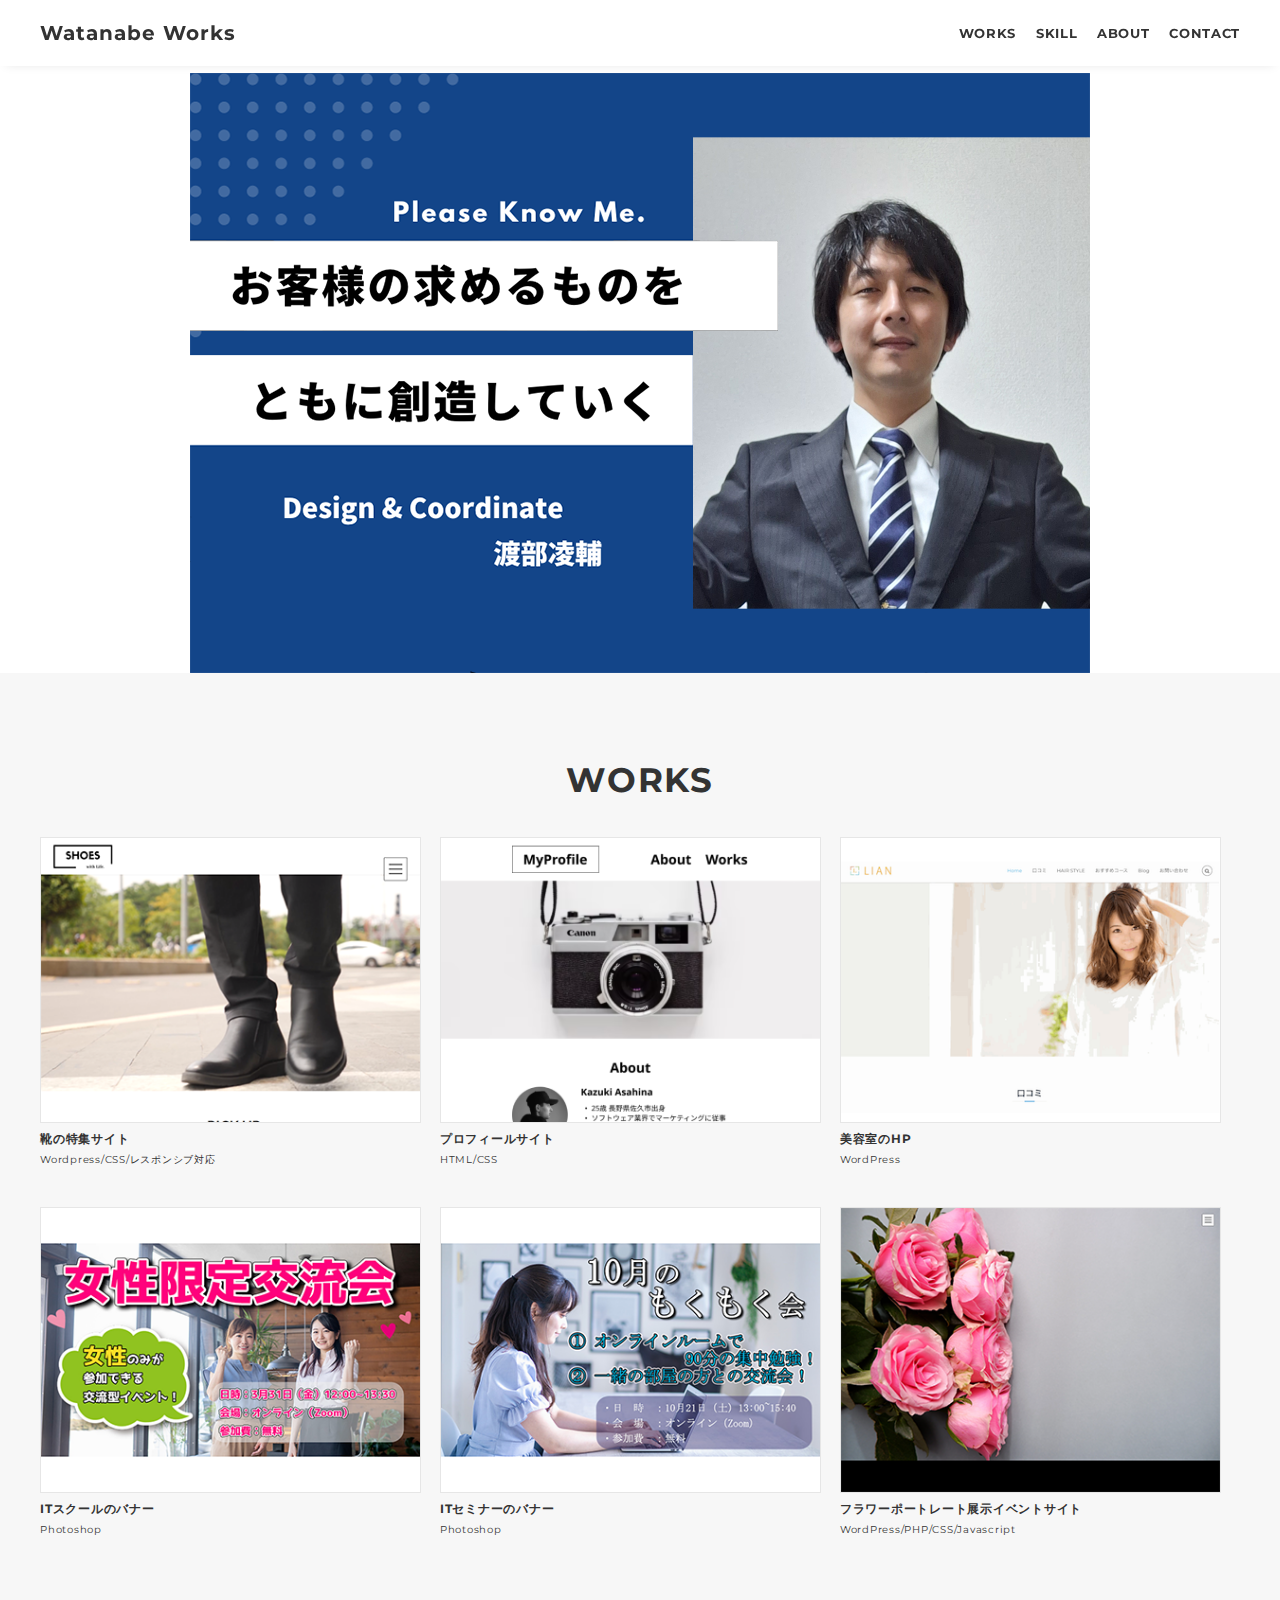
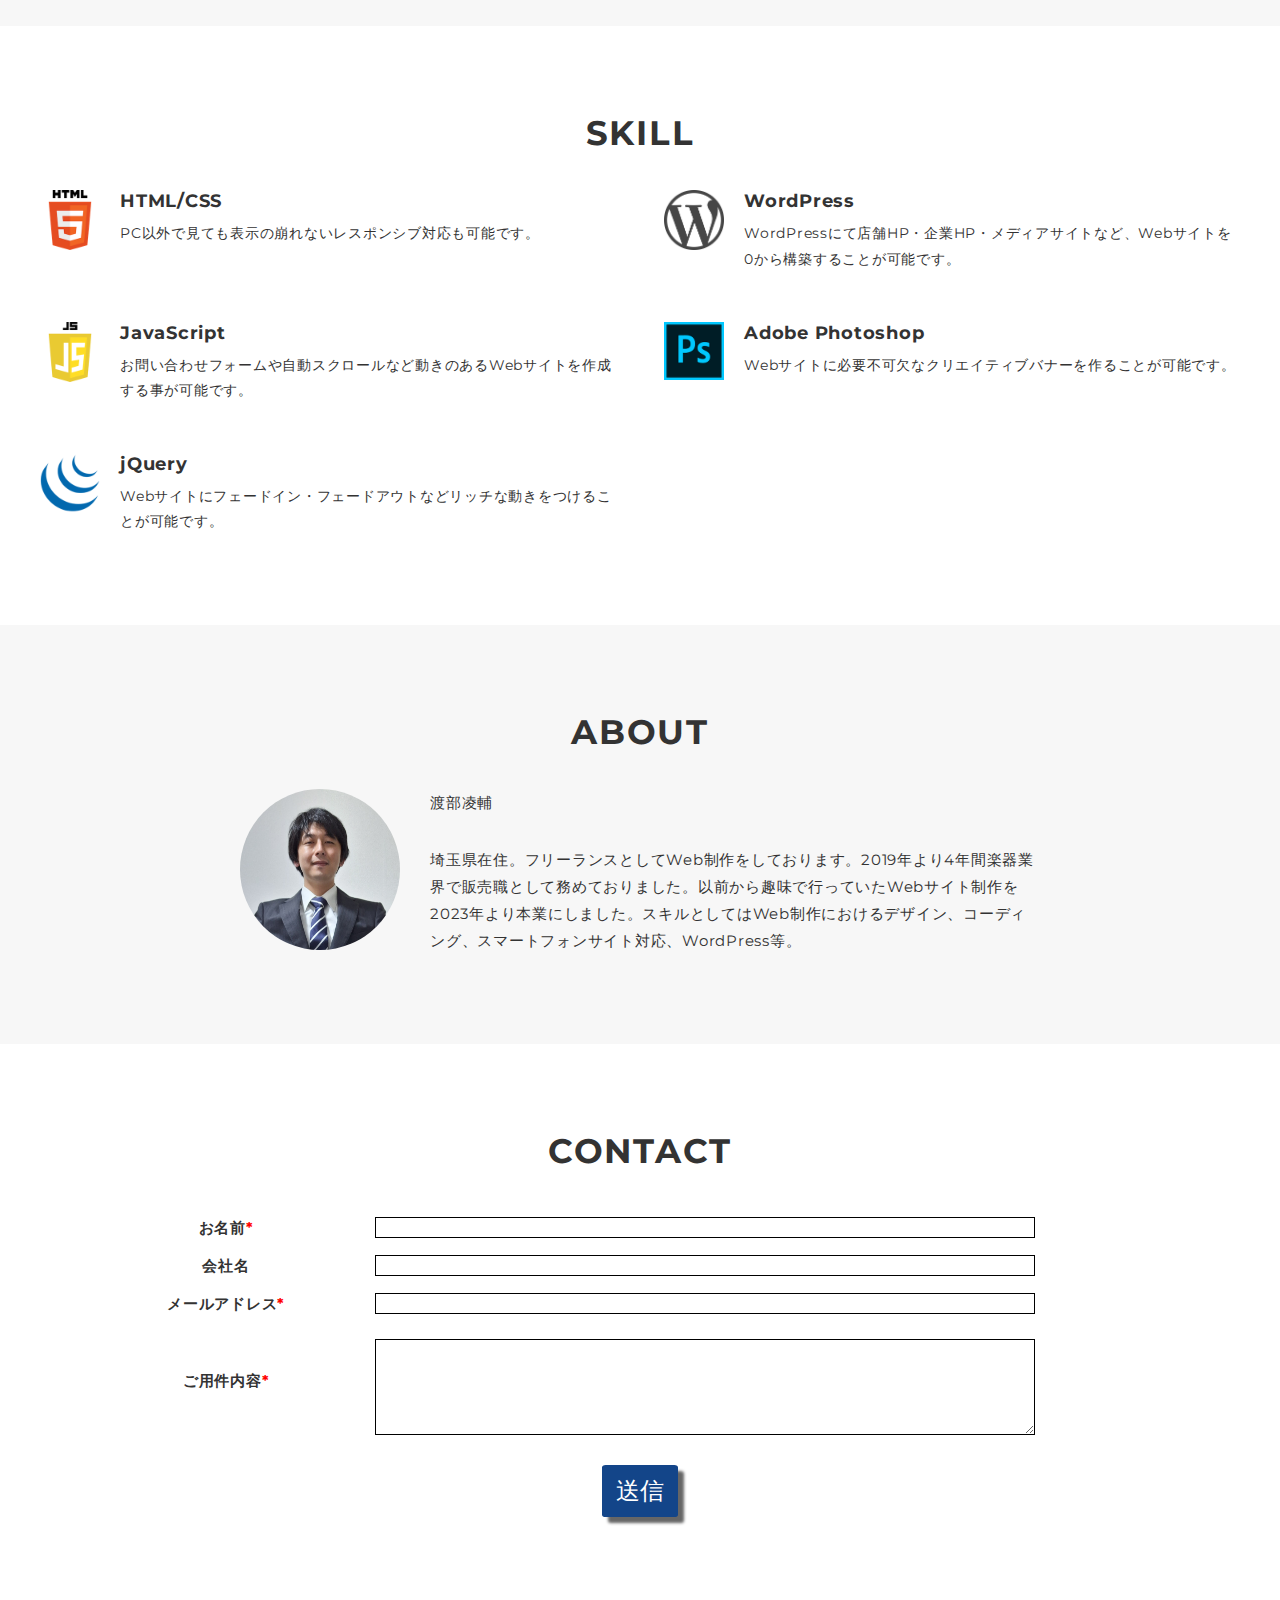
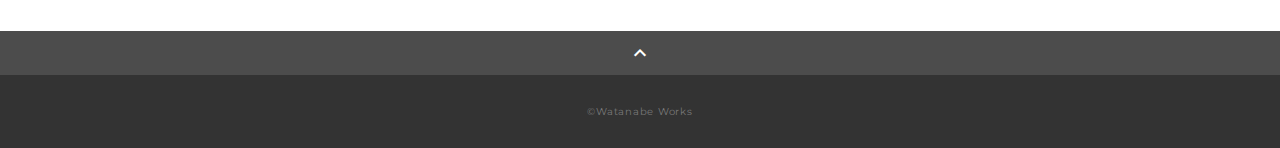
<file: index.html>
<!DOCTYPE html>
<html>
<head>
  <meta charset="utf-8">
  <meta name="viewport" content="width=device-width, initial-scale=1.0, maximum-scale=1.0, minimum-scale=1.0">
  <title>Ryosuke Watanabe ポートフォリオ</title>
  <link rel="preconnect" href="https://fonts.gstatic.com">
  <link href="https://fonts.googleapis.com/css2?family=Montserrat:wght@400;700&display=swap" rel="stylesheet">
  <link href="https://fonts.googleapis.com/css?family=Material+Icons+Outlined" rel="stylesheet">
  <link href="css/ress.css" media="all" rel="stylesheet" type="text/css" />
  <link href="css/style.css" media="all" rel="stylesheet" type="text/css" />
  <link rel="icon" href="img/main_logo.ico">
  <link rel="icon" type="image/png" href="img/main_logo.png">
  <link rel="icon" type="image/gif" href="img/main_logo.gif">
  <link rel="icon" type="image/vnd.microsoft.icon" href="img/main_logo.ico">
  <link rel="shortcut icon" href="img/main_logo.ico">
</head>

<body>
  <div class="wrapper">

    <!-- header -->
    <header class="header ">
      <div class="container">
        <h1 class="header-logo">
          <a href="#">Watanabe Works</a>
        </h1>
        <nav class="gnav">
          <ul class="gnav-list">
            <li class="gnav-item"><a href="#works">WORKS</a></li>
            <li class="gnav-item"><a href="#skill">SKILL</a></li>
            <li class="gnav-item"><a href="#about">ABOUT</a></li>
            <li class="gnav-item"><a href="#contact">CONTACT</a></li>
          </ul>
        </nav>
      </div>
    </header>
    <!-- /header -->

    <main class="content">

      <!-- mv -->
      <div class="mv">
        <div class="mv-container">
          <img src="img/portfolio_main.png" alt="">
        </div>
      </div>
      <!-- /mv -->

      <!-- works -->
      <section class="works section" id="works">
        <div class="container">
          <h2 class="title">WORKS</h2>
          <div class="works-list">
            <a class="works-item" href="works-1.html">
              <div class="works-img"><img src="img/works/works-1.png" alt="" /></div>
              <p class="works-name">靴の特集サイト</p>
              <p class="works-info">Wordpress/CSS/レスポンシブ対応</p>
            </a>
            <a class="works-item" href="works-2.html">
              <div class="works-img"><img src="img/works/html2.png" alt="" /></div>
              <p class="works-name">プロフィールサイト</p>
              <p class="works-info">HTML/CSS</p>
            </a>
            <a class="works-item" href="works-3.html">
              <div class="works-img"><img src="img/works/wordpress1.png" alt="" /></div>
              <p class="works-name">美容室のHP</p>
              <p class="works-info">WordPress</p>
            </a>
            <a class="works-item" href="works-4.html">
              <div class="works-img"><img src="img/works/photoshop1.png" alt="" /></div>
              <p class="works-name">ITスクールのバナー</p>
              <p class="works-info">Photoshop</p>
            </a>
            <a class="works-item" href="works-5.html">
              <div class="works-img"><img src="img/works/photoshop2.png" alt="" /></div>
              <p class="works-name">ITセミナーのバナー</p>
              <p class="works-info">Photoshop</p>
            </a>
            <a class="works-item" href="works-6.html">
              <div class="works-img"><img src="img/works/works-6.png" alt="" /></div>
              <p class="works-name">フラワーポートレート展示イベントサイト</p>
              <p class="works-info">WordPress/PHP/CSS/Javascript</p>
            </a>
          </div>
        </div>
      </section>
      <!-- /works -->

      <!-- skill -->
      <section class="skill section" id="skill">
        <div class="container">
          <h2 class="title">SKILL</h2>
          <div class="skill-list">
            <div class="skill-item">
              <p class="skill-img"><img src="img/skills/html.png" alt="html"></p>
              <div class="skill-body">
                <h3 class="skill-name">HTML/CSS</h3>
                <p class="skill-text">
                  PC以外で見ても表示の崩れないレスポンシブ対応も可能です。</p>
              </div>
            </div>
            <div class="skill-item">
              <p class="skill-img"><img src="img/skills/wordpress.png" alt="wordpress"></p>
              <div class="skill-body">
                <h3 class="skill-name">WordPress</h3>
                <p class="skill-text">
                  WordPressにて店舗HP・企業HP・メディアサイトなど、Webサイトを0から構築することが可能です。</p>
              </div>
            </div>
            <div class="skill-item">
              <p class="skill-img"><img src="img/skills/js.png" alt="javascript"></p>
              <div class="skill-body">
                <h3 class="skill-name">JavaScript</h3>
                <p class="skill-text">
                  お問い合わせフォームや自動スクロールなど動きのあるWebサイトを作成する事が可能です。</p>
              </div>
            </div>
            <div class="skill-item">
              <p class="skill-img"><img src="img/skills/photoshop.png" alt="photoshop"></p>
              <div class="skill-body">
                <h3 class="skill-name">Adobe Photoshop</h3>
                <p class="skill-text">
                  Webサイトに必要不可欠なクリエイティブバナーを作ることが可能です。</p>
              </div>
            </div>
            <div class="skill-item">
              <p class="skill-img"><img src="img/skills/jquery.png" alt="jquery"></p>
              <div class="skill-body">
                <h3 class="skill-name">jQuery</h3>
                <p class="skill-text">
                  Webサイトにフェードイン・フェードアウトなどリッチな動きをつけることが可能です。</p>
              </div>
            </div>
          </div>
        </div>
      </section>
      <!-- /skill -->

      <!-- about -->
      <section class="about section" id="about">
        <div class="container">
          <h2 class="title">ABOUT</h2>
          <div class="profile">
            <p class="profile-img">
              <img src="img/about1.png" alt="about">
            </p>
            <div class="profile-body">
              <p>
                渡部凌輔
              </p>
              <p>
                埼玉県在住。フリーランスとしてWeb制作をしております。2019年より4年間楽器業界で販売職として務めておりました。以前から趣味で行っていたWebサイト制作を2023年より本業にしました。スキルとしてはWeb制作におけるデザイン、コーディング、スマートフォンサイト対応、WordPress等。
              </p>
              
            </div>
          </div>
        </div>
      </section>
      <!-- /about -->

      <!-- contact -->
      <section class="contact section" id="contact">
        <div class="container">
          <h2 class="title">CONTACT</h2>
          <iframe name="to_success" style="display:none;" onload="if(submitted){window.location='success.html';}"></iframe>
          <form method="POST" action="https://docs.google.com/forms/u/0/d/e/1FAIpQLSfkIdDuGIcuk-bF79vDzFbQVBfk5iXyCj4BqXMdGzmzCe0vJw/formResponse" target="to_success" onsubmit="submitted=true;">
        		<table id="contact-form">
        			<tr><th>お名前<span class="required">*</span></th><td><input id="box" class=“single-box q-required” type="text" name="entry.1775205620" required></td></tr>
              <tr><th>会社名</th><td><input id="box" class=“single-box” type="text" name="entry.419154671"></td></tr>
        			<tr><th>メールアドレス<span class="required">*</span></th><td><input id="box" class=“single-box q-required” type="email" name="entry.40825966" required></td></tr>
        			<tr><th>ご用件内容<span class="required">*</span></th><td><textarea id="box" class=“q-required” name="entry.1527588218" required></textarea></td></tr>
        		</table>
        		<input class="submit-btn" type="submit" value="送信">
        	</form>
        </div>
      </section>
      <!-- /contact -->
      <div class="page-top" id="js-page-top">
        <span class="material-icons-outlined">expand_less</span>
      </div>
    </main>

    <!-- footer -->
    <footer class="footer">
      <div class="copyright">&copy;Watanabe Works</div>
    </footer>
    <!-- /footer -->

  </div>
  <script src="https://ajax.googleapis.com/ajax/libs/jquery/3.6.0/jquery.min.js"></script>
  <script type='text/javascript' src="js/script.js"></script>
</body>
</html>
</file>
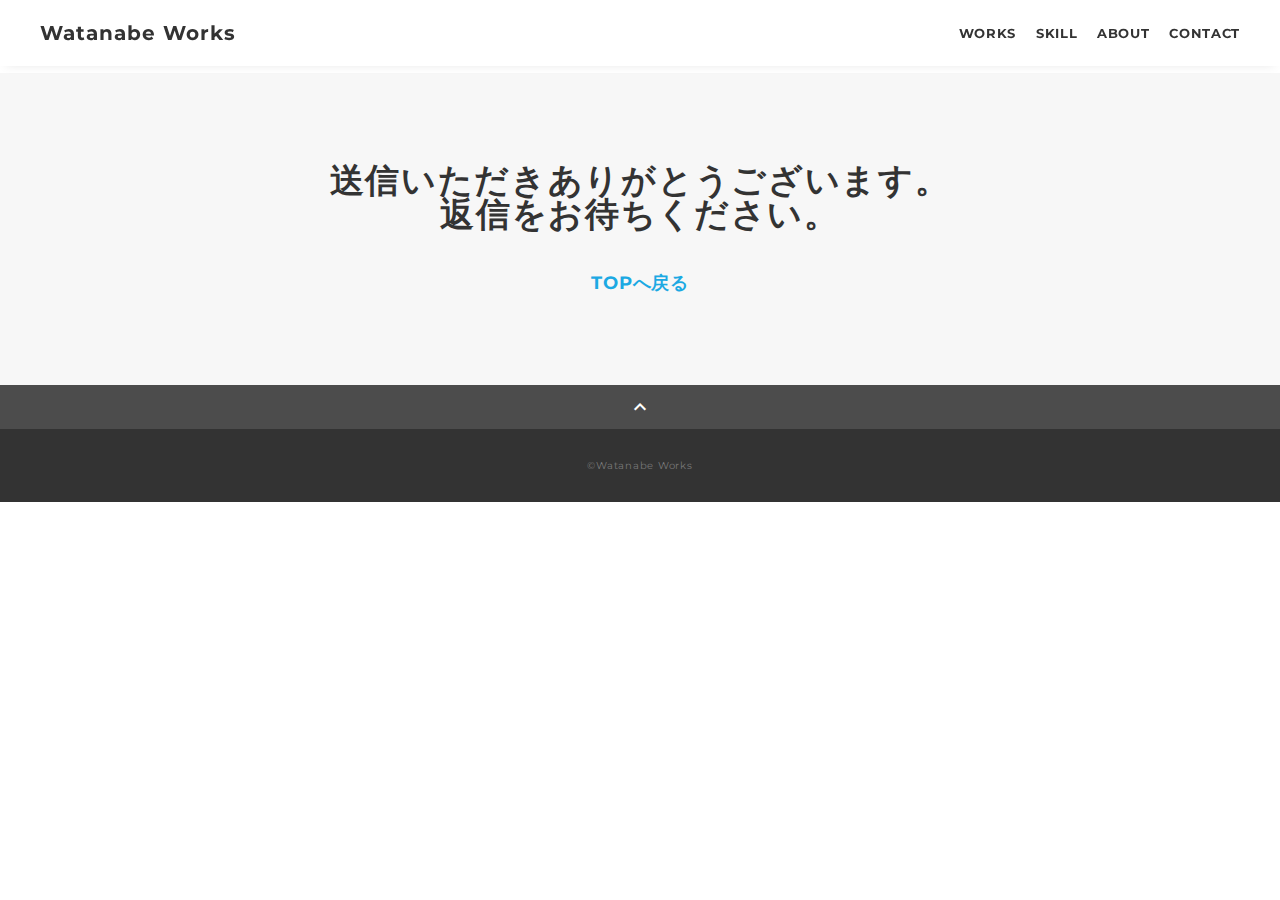
<file: success.html>
<!DOCTYPE html>
<html>
<head>
  <meta charset="utf-8">
  <meta name="viewport" content="width=device-width, initial-scale=1.0, maximum-scale=1.0, minimum-scale=1.0">
  <title>Ryosuke Watanabe ポートフォリオ</title>
  <link rel="preconnect" href="https://fonts.gstatic.com">
  <link href="https://fonts.googleapis.com/css2?family=Montserrat:wght@400;700&display=swap" rel="stylesheet">
  <link href="https://fonts.googleapis.com/css?family=Material+Icons+Outlined" rel="stylesheet">
  <link href="css/ress.css" media="all" rel="stylesheet" type="text/css" />
  <link href="css/style.css" media="all" rel="stylesheet" type="text/css" />
  <link rel="icon" href="img/main_logo.ico">
  <link rel="icon" type="image/png" href="img/main_logo.png">
  <link rel="icon" type="image/gif" href="img/main_logo.gif">
  <link rel="icon" type="image/vnd.microsoft.icon" href="img/main_logo.ico">
  <link rel="shortcut icon" href="img/main_logo.ico">
</head>

<body>
  <div class="wrapper">

    <!-- header -->
    <header class="header ">
      <div class="container">
        <h1 class="header-logo">
          <a href="#">Watanabe Works</a>
        </h1>
        <nav class="gnav">
          <ul class="gnav-list">
            <li class="gnav-item"><a href="#works">WORKS</a></li>
            <li class="gnav-item"><a href="#skill">SKILL</a></li>
            <li class="gnav-item"><a href="#about">ABOUT</a></li>
            <li class="gnav-item"><a href="#contact">CONTACT</a></li>
          </ul>
        </nav>
      </div>
    </header>
    <!-- /header -->

    <main class="content">

      
      <!-- success -->
      <section class="contact section" id="contact">
        <div class="container">
          <h2 class="title">送信いただきありがとうございます。<br>返信をお待ちください。</h2>
          <h3><a href="index.html">TOPへ戻る</a></h3>
        </div>
      </section>
      <!-- /success -->
      
      <div class="page-top" id="js-page-top">
        <span class="material-icons-outlined">expand_less</span>
      </div>
    </main>

    <!-- footer -->
    <footer class="footer">
      <div class="copyright">&copy;Watanabe Works</div>
    </footer>
    <!-- /footer -->

  </div>
  <script src="https://ajax.googleapis.com/ajax/libs/jquery/3.6.0/jquery.min.js"></script>
  <script type='text/javascript' src="js/script.js"></script>
</body>
</html>
</file>
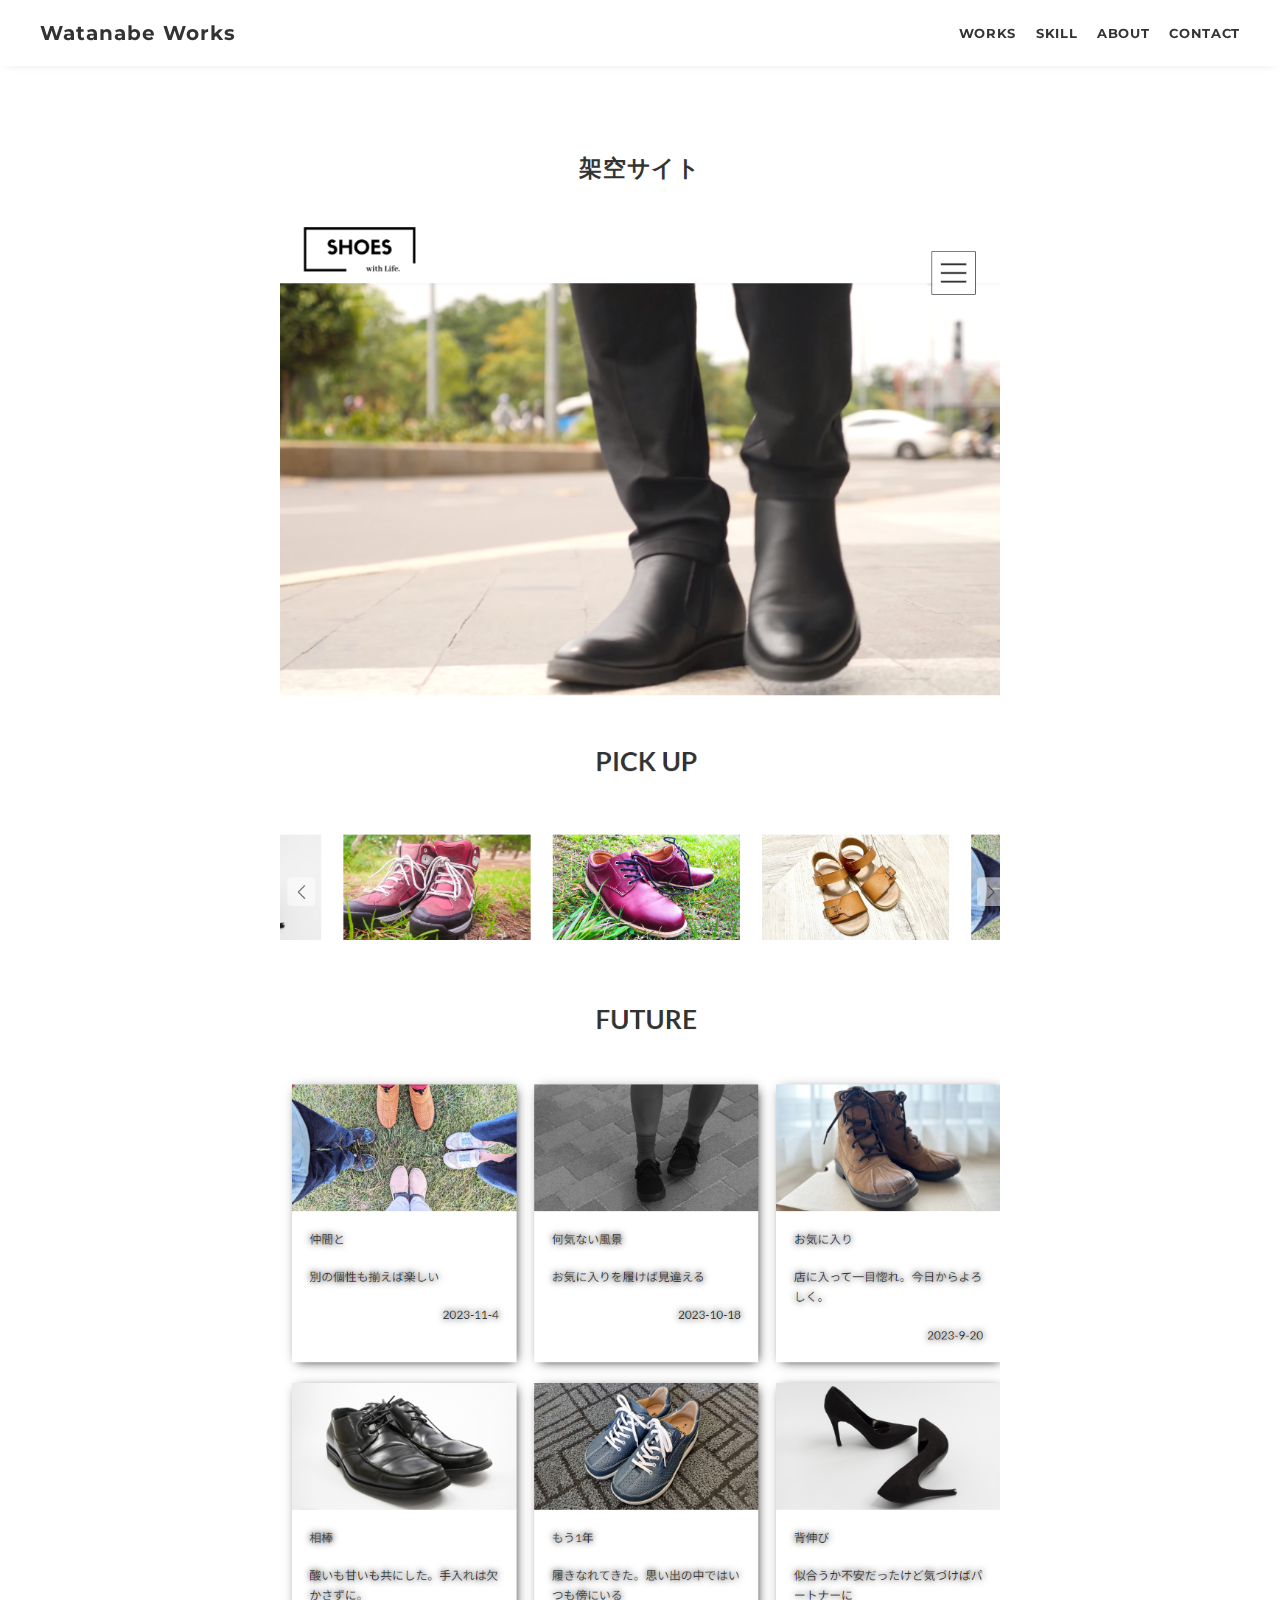
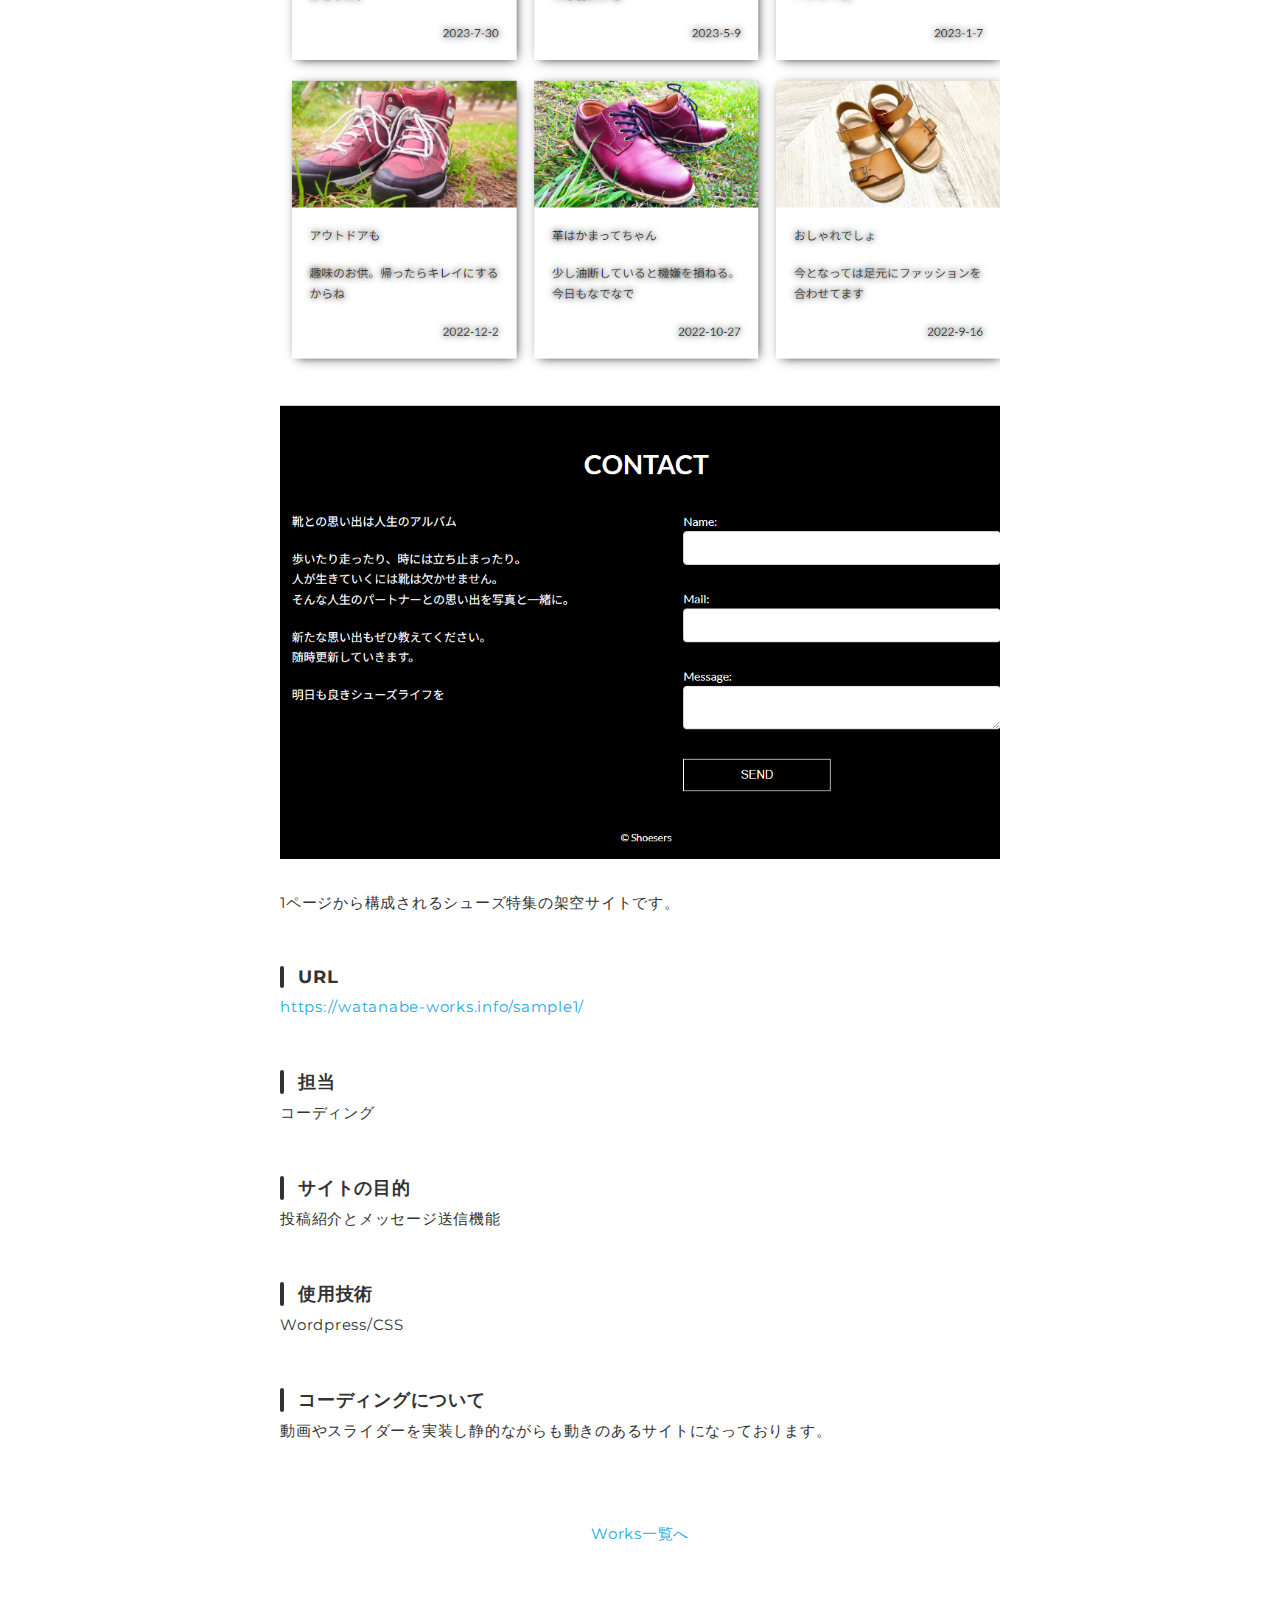
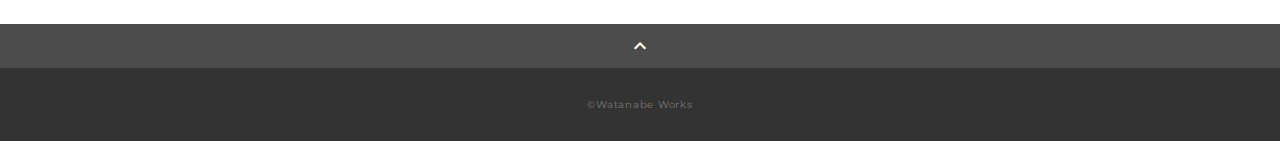
<file: works-1.html>
<!DOCTYPE html>
<html>
<head>
  <meta charset="utf-8">
  <meta name="viewport" content="width=device-width, initial-scale=1.0, maximum-scale=1.0, minimum-scale=1.0">
  <title>Ryosuke Watanabe ポートフォリオ</title>
  <link rel="preconnect" href="https://fonts.gstatic.com">
  <link href="https://fonts.googleapis.com/css2?family=Montserrat:wght@400;700&display=swap" rel="stylesheet">
  <link href="https://fonts.googleapis.com/css?family=Material+Icons+Outlined" rel="stylesheet">
  <link href="css/ress.css" media="all" rel="stylesheet" type="text/css" />
  <link href="css/style.css" media="all" rel="stylesheet" type="text/css" />
  <link rel="icon" href="img/main_logo.ico">
  <link rel="icon" type="image/png" href="img/main_logo.png">
  <link rel="icon" type="image/gif" href="img/main_logo.gif">
  <link rel="icon" type="image/vnd.microsoft.icon" href="img/main_logo.ico">
  <link rel="shortcut icon" href="img/main_logo.ico">
</head>

<body>
  <div class="wrapper">

    <!-- header -->
    <header class="header ">
      <div class="container">
        <h1 class="header-logo">
          <a href="index.html">Watanabe Works</a>
        </h1>
        <nav class="gnav">
          <ul class="gnav-list">
            <li class="gnav-item"><a href="index.html#works">WORKS</a></li>
            <li class="gnav-item"><a href="index.html#skill">SKILL</a></li>
            <li class="gnav-item"><a href="index.html#about">ABOUT</a></li>
            <li class="gnav-item"><a href="index.html#contact">CONTACT</a></li>
          </ul>
        </nav>
      </div>
    </header>
    <!-- /header -->

    <main class="content">

      <article class="article">
        <div class="article-container">
          <h2 class="article-title">架空サイト</h2>
          <div class="article-body">
            <p>
              <img src="img/works-detail/works-1.png" alt="">
            </p>
            <p>
              1ページから構成されるシューズ特集の架空サイトです。
            </p>
            <h3>URL</h3>
            <p><a href="https://watanabe-works.info/sample1/" target="_blank" rel="noopener">https://watanabe-works.info/sample1/</a></p>
            <h3>担当</h3>
            <p>コーディング</p>
            <h3>サイトの目的</h3>
            <p>投稿紹介とメッセージ送信機能</p>
            <h3>使用技術</h3>
            <p>Wordpress/CSS</p>
            <h3>コーディングについて</h3>
            <p>
              動画やスライダーを実装し静的ながらも動きのあるサイトになっております。
            </p>
          </div>
          <div class="home-link">
            <a href="index.html#works">Works一覧へ</a>
          </div>
        </div>
      </article>

      <div class="page-top" id="js-page-top">
        <span class="material-icons-outlined">expand_less</span>
      </div>
    </main>

    <!-- footer -->
    <footer class="footer">
      <div class="copyright">&copy;Watanabe Works</div>
    </footer>
    <!-- /footer -->

  </div>
  <script src="https://ajax.googleapis.com/ajax/libs/jquery/3.6.0/jquery.min.js"></script>
  <script type='text/javascript' src="js/script.js"></script>
</body>
</html>
</file>
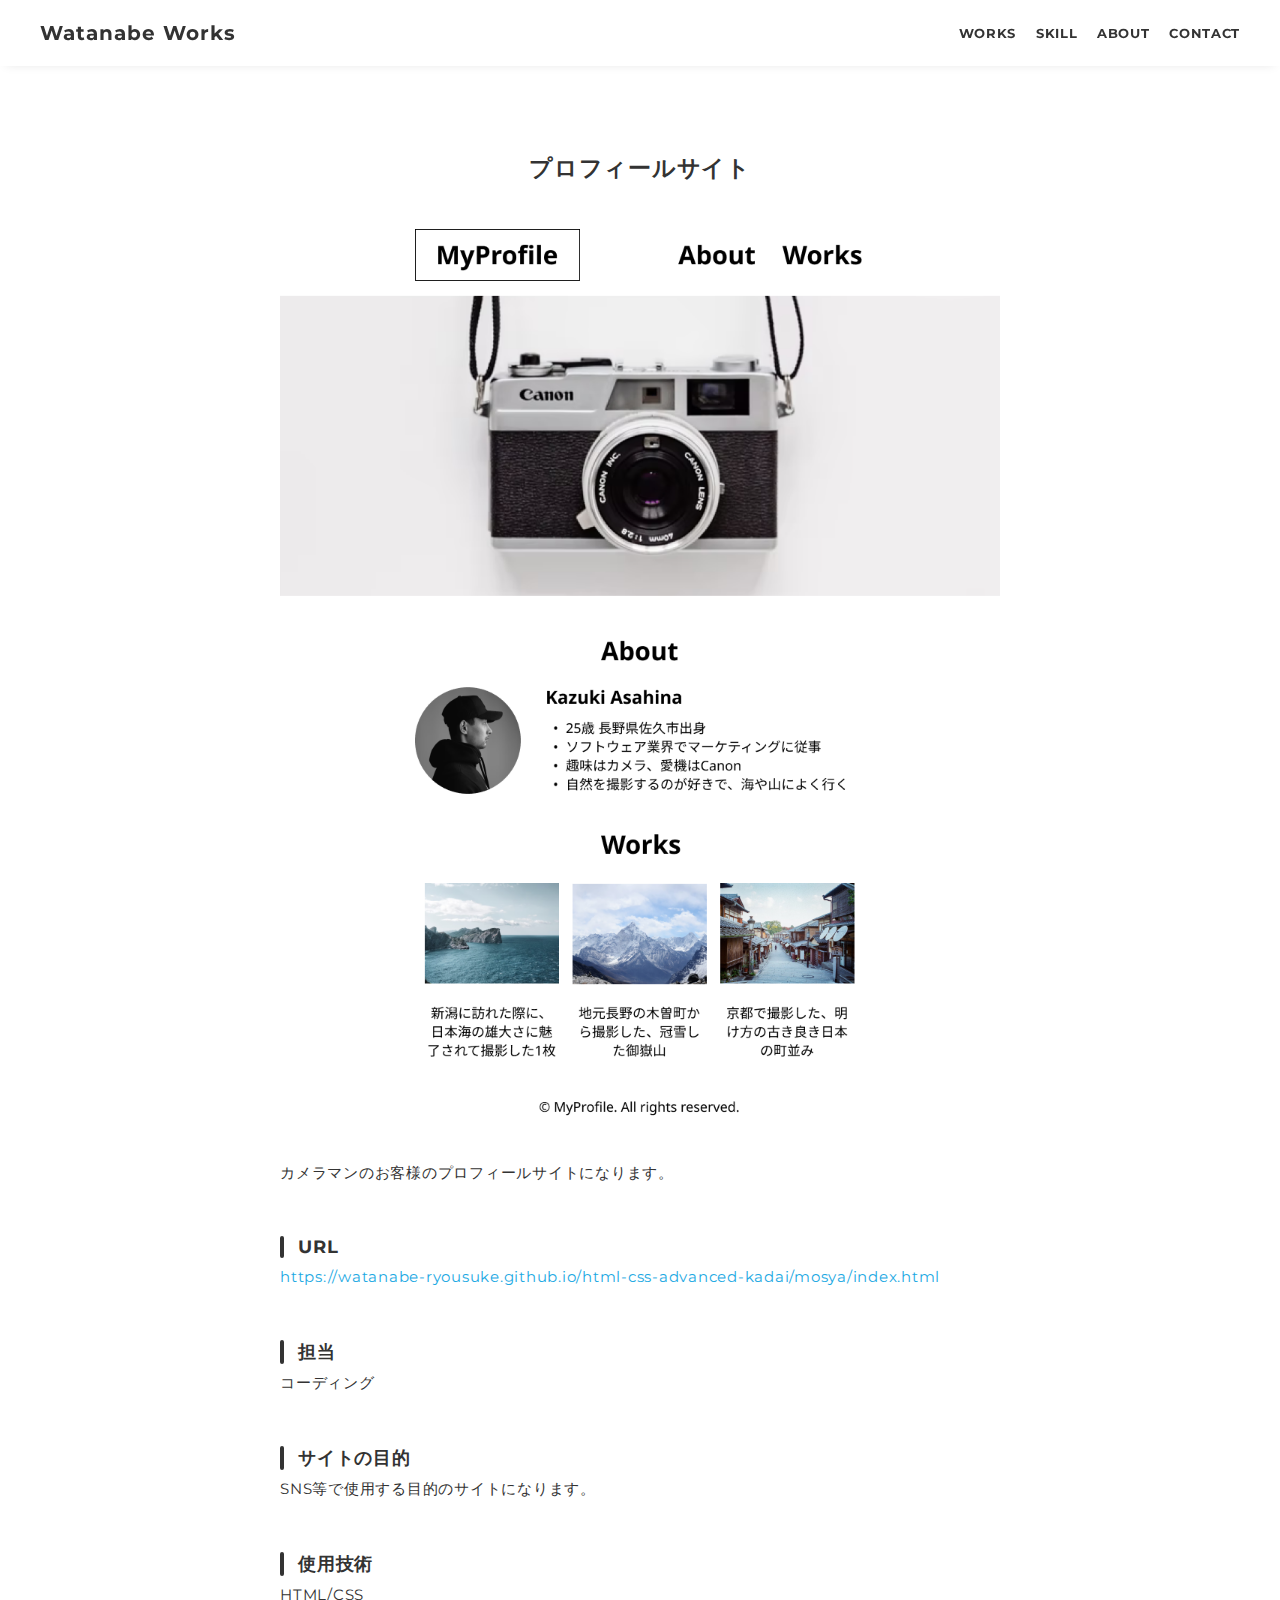
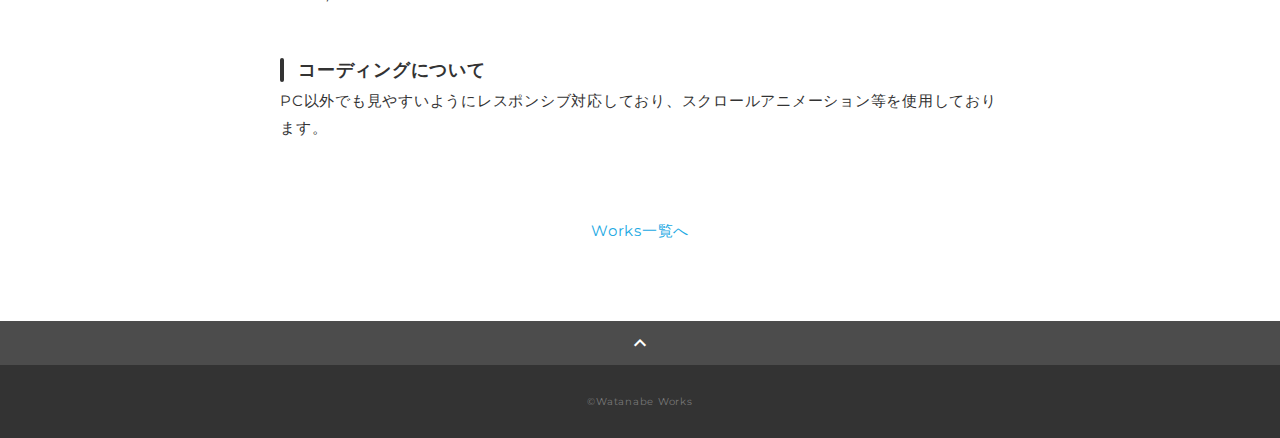
<file: works-2.html>
<!DOCTYPE html>
<html>
<head>
  <meta charset="utf-8">
  <meta name="viewport" content="width=device-width, initial-scale=1.0, maximum-scale=1.0, minimum-scale=1.0">
  <title>Ryosuke Watanabe ポートフォリオ</title>
  <link rel="preconnect" href="https://fonts.gstatic.com">
  <link href="https://fonts.googleapis.com/css2?family=Montserrat:wght@400;700&display=swap" rel="stylesheet">
  <link href="https://fonts.googleapis.com/css?family=Material+Icons+Outlined" rel="stylesheet">
  <link href="css/ress.css" media="all" rel="stylesheet" type="text/css" />
  <link href="css/style.css" media="all" rel="stylesheet" type="text/css" />
  <link rel="icon" href="img/main_logo.ico">
  <link rel="icon" type="image/png" href="img/main_logo.png">
  <link rel="icon" type="image/gif" href="img/main_logo.gif">
  <link rel="icon" type="image/vnd.microsoft.icon" href="img/main_logo.ico">
  <link rel="shortcut icon" href="img/main_logo.ico">
</head>

<body>
  <div class="wrapper">

    <!-- header -->
    <header class="header ">
      <div class="container">
        <h1 class="header-logo">
          <a href="index.html">Watanabe Works</a>
        </h1>
        <nav class="gnav">
          <ul class="gnav-list">
            <li class="gnav-item"><a href="index.html#works">WORKS</a></li>
            <li class="gnav-item"><a href="index.html#skill">SKILL</a></li>
            <li class="gnav-item"><a href="index.html#about">ABOUT</a></li>
            <li class="gnav-item"><a href="index.html#contact">CONTACT</a></li>
          </ul>
        </nav>
      </div>
    </header>
    <!-- /header -->

    <main class="content">

      <article class="article">
        <div class="article-container">
          <h2 class="article-title">プロフィールサイト</h2>
          <div class="article-body">
            <p>
              <img src="img/works-detail/works-2_pc.png" alt="">
            </p>
            <p>
              カメラマンのお客様のプロフィールサイトになります。
            </p>
            <h3>URL</h3>
            <p><a href="https://watanabe-ryousuke.github.io/html-css-advanced-kadai/mosya/index.html" target="_blank" rel="noopener">https://watanabe-ryousuke.github.io/html-css-advanced-kadai/mosya/index.html</a></p>
            <h3>担当</h3>
            <p>コーディング</p>
            <h3>サイトの目的</h3>
            <p>SNS等で使用する目的のサイトになります。</p>
            <h3>使用技術</h3>
            <p>HTML/CSS</p>
            <h3>コーディングについて</h3>
            <p>
              PC以外でも見やすいようにレスポンシブ対応しており、スクロールアニメーション等を使用しております。
            </p>
          </div>
          <div class="home-link">
            <a href="index.html#works">Works一覧へ</a>
          </div>
        </div>
      </article>

      <div class="page-top" id="js-page-top">
        <span class="material-icons-outlined">expand_less</span>
      </div>
    </main>

    <!-- footer -->
    <footer class="footer">
      <div class="copyright">&copy;Watanabe Works</div>
    </footer>
    <!-- /footer -->

  </div>
  <script src="https://ajax.googleapis.com/ajax/libs/jquery/3.6.0/jquery.min.js"></script>
  <script type='text/javascript' src="js/script.js"></script>
</body>
</html>
</file>
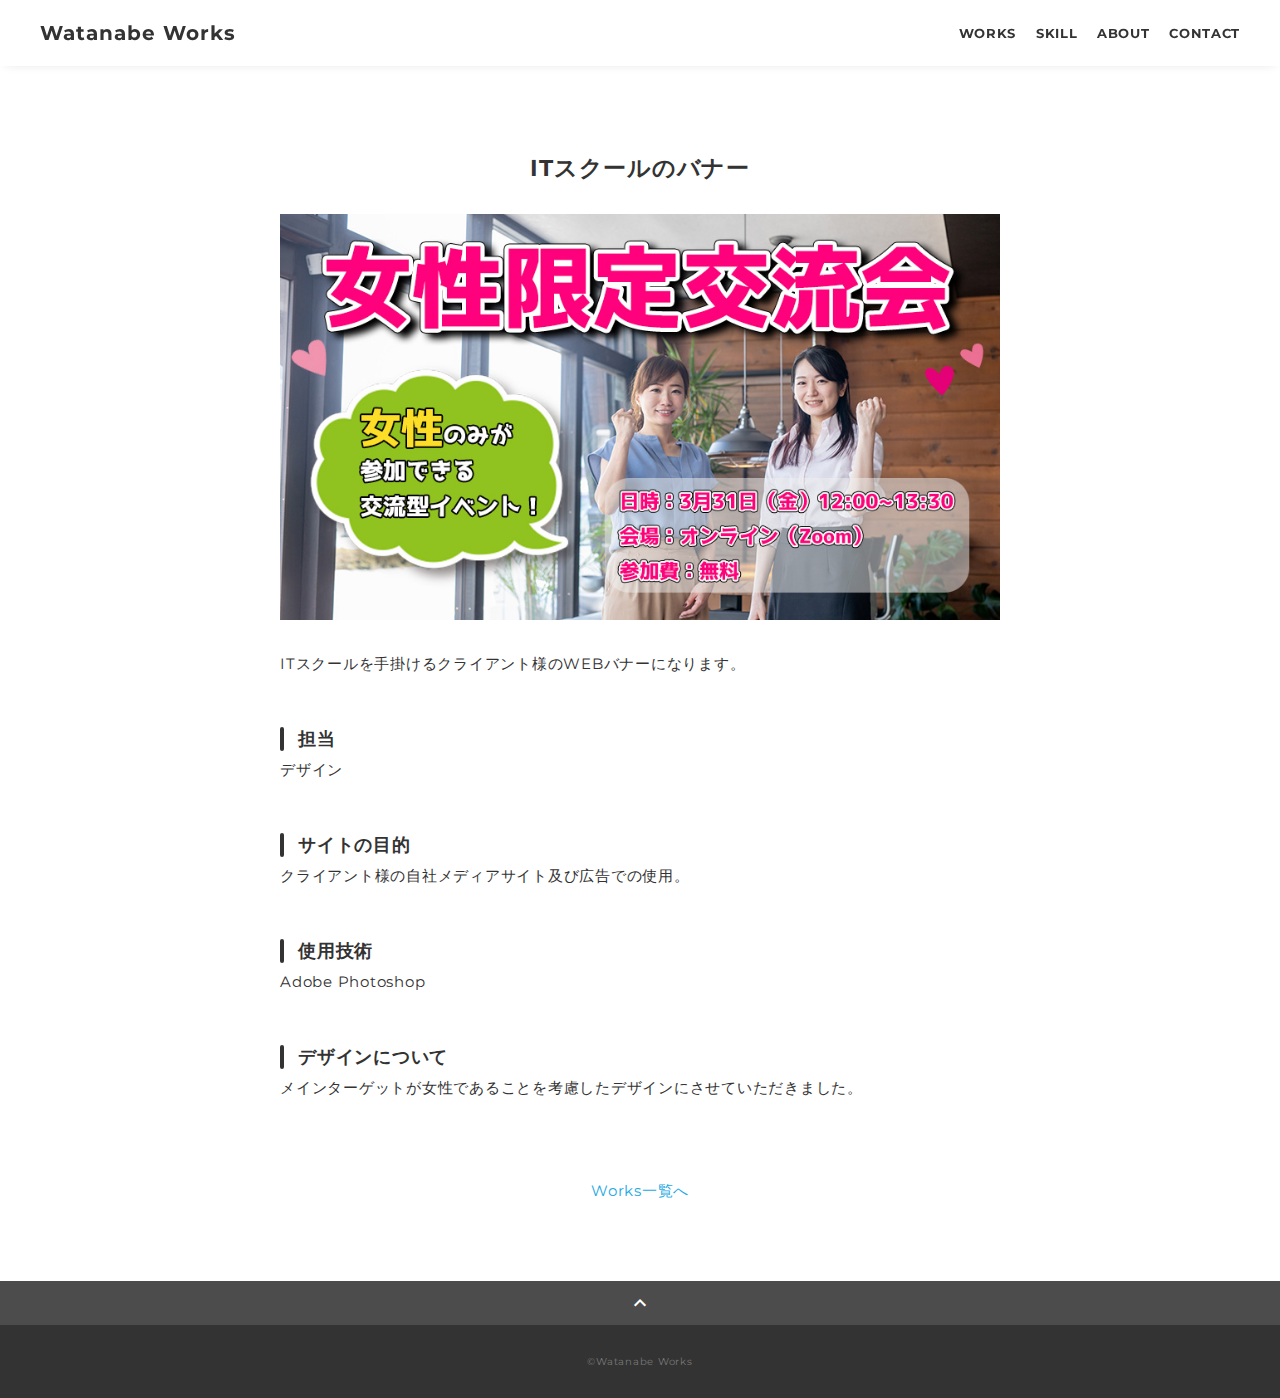
<file: works-4.html>
<!DOCTYPE html>
<html>
<head>
  <meta charset="utf-8">
  <meta name="viewport" content="width=device-width, initial-scale=1.0, maximum-scale=1.0, minimum-scale=1.0">
  <title>Ryosuke Watanabe ポートフォリオ</title>
  <link rel="preconnect" href="https://fonts.gstatic.com">
  <link href="https://fonts.googleapis.com/css2?family=Montserrat:wght@400;700&display=swap" rel="stylesheet">
  <link href="https://fonts.googleapis.com/css?family=Material+Icons+Outlined" rel="stylesheet">
  <link href="css/ress.css" media="all" rel="stylesheet" type="text/css" />
  <link href="css/style.css" media="all" rel="stylesheet" type="text/css" />
  <link rel="icon" href="img/main_logo.ico">
  <link rel="icon" type="image/png" href="img/main_logo.png">
  <link rel="icon" type="image/gif" href="img/main_logo.gif">
  <link rel="icon" type="image/vnd.microsoft.icon" href="img/main_logo.ico">
  <link rel="shortcut icon" href="img/main_logo.ico">
</head>

<body>
  <div class="wrapper">

    <!-- header -->
    <header class="header ">
      <div class="container">
        <h1 class="header-logo">
          <a href="index.html">Watanabe Works</a>
        </h1>
        <nav class="gnav">
          <ul class="gnav-list">
            <li class="gnav-item"><a href="index.html#works">WORKS</a></li>
            <li class="gnav-item"><a href="index.html#skill">SKILL</a></li>
            <li class="gnav-item"><a href="index.html#about">ABOUT</a></li>
            <li class="gnav-item"><a href="index.html#contact">CONTACT</a></li>
          </ul>
        </nav>
      </div>
    </header>
    <!-- /header -->

    <main class="content">

      <article class="article">
        <div class="article-container">
          <h2 class="article-title">ITスクールのバナー</h2>
          <div class="article-body">
            <p style="text-align: center;">
              <img src="img/works-detail/00000130_8329_v2.jpg" alt="">
            </p>
            <p>
              ITスクールを手掛けるクライアント様のWEBバナーになります。
            </p>
            <h3>担当</h3>
            <p>デザイン</p>
            <h3>サイトの目的</h3>
            <p>クライアント様の自社メディアサイト及び広告での使用。</p>
            <h3>使用技術</h3>
            <p>Adobe Photoshop</p>
            <h3>デザインについて</h3>
            <p>
              メインターゲットが女性であることを考慮したデザインにさせていただきました。
            </p>
          </div>
          <div class="home-link">
            <a href="index.html#works">Works一覧へ</a>
          </div>
        </div>
      </article>

      <div class="page-top" id="js-page-top">
        <span class="material-icons-outlined">expand_less</span>
      </div>
    </main>

    <!-- footer -->
    <footer class="footer">
      <div class="copyright">&copy;Watanabe Works</div>
    </footer>
    <!-- /footer -->

  </div>
  <script src="https://ajax.googleapis.com/ajax/libs/jquery/3.6.0/jquery.min.js"></script>
  <script type='text/javascript' src="js/script.js"></script>
</body>
</html>
</file>
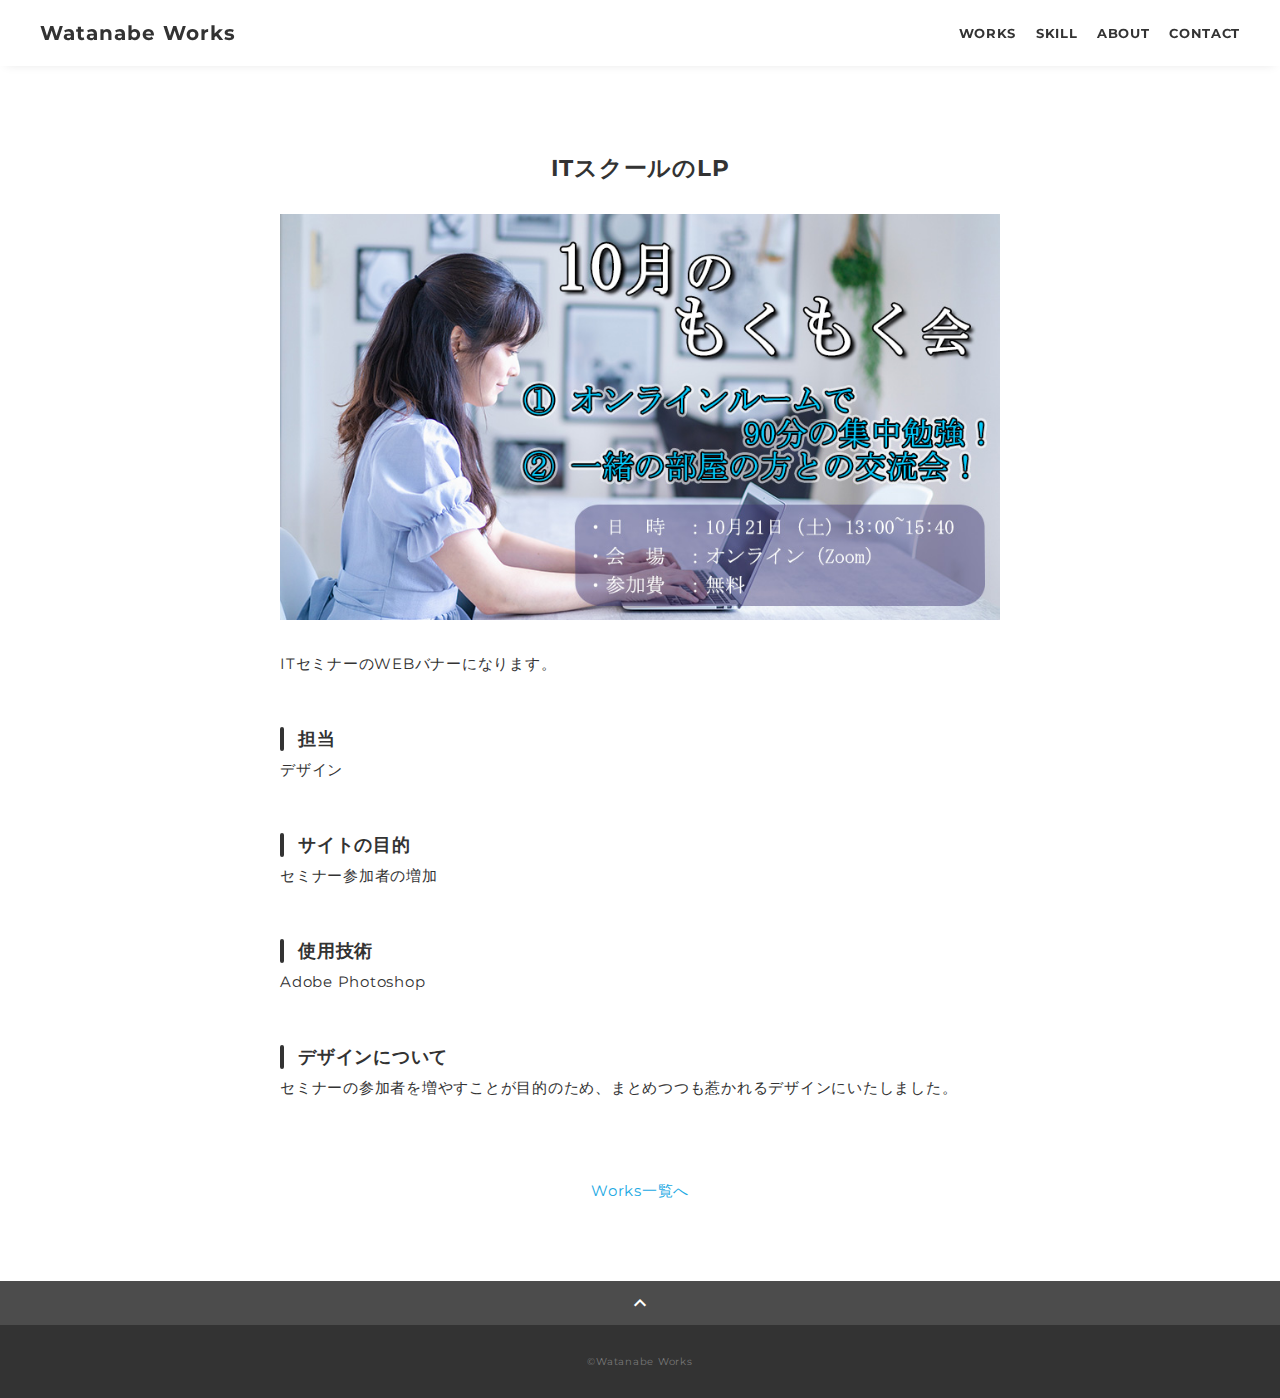
<file: works-5.html>
<!DOCTYPE html>
<html>
<head>
  <meta charset="utf-8">
  <meta name="viewport" content="width=device-width, initial-scale=1.0, maximum-scale=1.0, minimum-scale=1.0">
  <title>Ryosuke Watanabe ポートフォリオ</title>
  <link rel="preconnect" href="https://fonts.gstatic.com">
  <link href="https://fonts.googleapis.com/css2?family=Montserrat:wght@400;700&display=swap" rel="stylesheet">
  <link href="https://fonts.googleapis.com/css?family=Material+Icons+Outlined" rel="stylesheet">
  <link href="css/ress.css" media="all" rel="stylesheet" type="text/css" />
  <link href="css/style.css" media="all" rel="stylesheet" type="text/css" />
  <link rel="icon" href="img/main_logo.ico">
  <link rel="icon" type="image/png" href="img/main_logo.png">
  <link rel="icon" type="image/gif" href="img/main_logo.gif">
  <link rel="icon" type="image/vnd.microsoft.icon" href="img/main_logo.ico">
  <link rel="shortcut icon" href="img/main_logo.ico">
</head>

<body>
  <div class="wrapper">

    <!-- header -->
    <header class="header ">
      <div class="container">
        <h1 class="header-logo">
          <a href="index.html">Watanabe Works</a>
        </h1>
        <nav class="gnav">
          <ul class="gnav-list">
            <li class="gnav-item"><a href="index.html#works">WORKS</a></li>
            <li class="gnav-item"><a href="index.html#skill">SKILL</a></li>
            <li class="gnav-item"><a href="index.html#about">ABOUT</a></li>
            <li class="gnav-item"><a href="index.html#contact">CONTACT</a></li>
          </ul>
        </nav>
      </div>
    </header>
    <!-- /header -->

    <main class="content">

      <article class="article">
        <div class="article-container">
          <h2 class="article-title">ITスクールのLP</h2>
          <div class="article-body">
            <p>
              <img src="img/works-detail/00000128_8329_v2.jpg" alt="">
            </p>
            <p>
              ITセミナーのWEBバナーになります。
            </p>
            <h3>担当</h3>
            <p>デザイン</p>
            <h3>サイトの目的</h3>
            <p>セミナー参加者の増加</p>
            <h3>使用技術</h3>
            <p>Adobe Photoshop</p>
            <h3>デザインについて</h3>
            <p>
              セミナーの参加者を増やすことが目的のため、まとめつつも惹かれるデザインにいたしました。
            </p>
          </div>
          <div class="home-link">
            <a href="index.html#works">Works一覧へ</a>
          </div>
        </div>
      </article>

      <div class="page-top" id="js-page-top">
        <span class="material-icons-outlined">expand_less</span>
      </div>
    </main>

    <!-- footer -->
    <footer class="footer">
      <div class="copyright">&copy;Watanabe Works</div>
    </footer>
    <!-- /footer -->

  </div>
  <script src="https://ajax.googleapis.com/ajax/libs/jquery/3.6.0/jquery.min.js"></script>
  <script type='text/javascript' src="js/script.js"></script>
</body>
</html>
</file>
<file: css/ress.css>
/*!
 * ress.css • v3.0.1
 * MIT License
 * github.com/filipelinhares/ress
 */

/* # =================================================================
   # Global selectors
   # ================================================================= */

html {
  box-sizing: border-box;
  word-break: normal;
  -moz-tab-size: 4;
  tab-size: 4;

  -webkit-text-size-adjust: 100%; /* Prevent adjustments of font size after orientation changes in iOS */
}

*,
::before,
::after {
  box-sizing: inherit;
  background-repeat: no-repeat; /* Set `background-repeat: no-repeat` to all elements and pseudo elements */
}

::before,
::after {
  vertical-align: inherit;
  text-decoration: inherit; /* Inherit text-decoration and vertical align to ::before and ::after pseudo elements */
}

* {
  margin: 0;
  padding: 0; /* Reset `padding` and `margin` of all elements */
}

/* # =================================================================
   # General elements
   # ================================================================= */

hr {
  overflow: visible; /* Show the overflow in Edge and IE */
  height: 0; /* Add the correct box sizing in Firefox */
}

details,
main {
  display: block; /* Render the `main` element consistently in IE. */
}

summary {
  display: list-item; /* Add the correct display in all browsers */
}

small {
  font-size: 80%; /* Set font-size to 80% in `small` elements */
}

[hidden] {
  display: none; /* Add the correct display in IE */
}

abbr[title] {
  /* Add the correct text decoration in Chrome, Edge, IE, Opera, and Safari */
  text-decoration: underline;
  text-decoration: underline dotted;
  border-bottom: none; /* Remove the bottom border in Chrome 57 */
}

a {
  background-color: transparent; /* Remove the gray background on active links in IE 10 */
}

a:active,
a:hover {
  outline-width: 0; /* Remove the outline when hovering in all browsers */
}

code,
kbd,
pre,
samp {
  font-family: monospace, monospace; /* Specify the font family of code elements */
}

pre {
  font-size: 1em; /* Correct the odd `em` font sizing in all browsers */
}

b,
strong {
  font-weight: bolder; /* Add the correct font weight in Chrome, Edge, and Safari */
}

/* https://gist.github.com/unruthless/413930 */
sub,
sup {
  position: relative;
  font-size: 75%;
  line-height: 0;
  vertical-align: baseline;
}

sub {
  bottom: -.25em;
}

sup {
  top: -.5em;
}

/* # =================================================================
   # Forms
   # ================================================================= */

input {
  border-radius: 0;
}

/* Replace pointer cursor in disabled elements */
[disabled] {
  cursor: default;
}

[type="number"]::-webkit-container-spin-button,
[type="number"]::-webkit-outer-spin-button {
  height: auto; /* Correct the cursor style of increment and decrement buttons in Chrome */
}

[type="search"] {
  outline-offset: -2px; /* Correct the outline style in Safari */

  -webkit-appearance: textfield; /* Correct the odd appearance in Chrome and Safari */
}

[type="search"]::-webkit-search-decoration {
  -webkit-appearance: none; /* Remove the container padding in Chrome and Safari on macOS */
}

textarea {
  overflow: auto; /* Internet Explorer 11+ */
  resize: vertical; /* Specify textarea resizability */
}

button,
input,
optgroup,
select,
textarea {
  font: inherit; /* Specify font inheritance of form elements */
}

optgroup {
  font-weight: bold; /* Restore the font weight unset by the previous rule */
}

button {
  overflow: visible; /* Address `overflow` set to `hidden` in IE 8/9/10/11 */
}

button,
select {
  text-transform: none; /* Firefox 40+, Internet Explorer 11- */
}

/* Apply cursor pointer to button elements */
button,
[type="button"],
[type="reset"],
[type="submit"],
[role="button"] {
  cursor: pointer;
  color: inherit;
}

/* Remove container padding and border in Firefox 4+ */
button::-moz-focus-container,
[type="button"]::-moz-focus-container,
[type="reset"]::-moz-focus-container,
[type="submit"]::-moz-focus-container {
  padding: 0;
  border-style: none;
}

/* Replace focus style removed in the border reset above */
button:-moz-focusring,
[type="button"]::-moz-focus-container,
[type="reset"]::-moz-focus-container,
[type="submit"]::-moz-focus-container {
  outline: 1px dotted ButtonText;
}

button,
html [type="button"],
/* Prevent a WebKit bug where (2) destroys native `audio` and `video`controls in Android 4 */
[type="reset"],
[type="submit"] {
  -webkit-appearance: button; /* Correct the inability to style clickable types in iOS */
}

/* Remove the default button styling in all browsers */
button,
input,
select,
textarea {
  border-style: none;
  background-color: transparent;
}

/* Style select like a standard input */
select {
  -webkit-appearance: none; /* Chrome 41+ */
  -moz-appearance: none; /* Firefox 36+ */
}

select::-ms-expand {
  display: none; /* Internet Explorer 11+ */
}

select::-ms-value {
  color: currentColor; /* Internet Explorer 11+ */
}

legend {
  display: table; /* Correct the text wrapping in Edge and IE */
  max-width: 100%; /* Correct the text wrapping in Edge and IE */
  max-width: 100%; /* Correct the text wrapping in Edge 18- and IE */
  white-space: normal; /* Correct the text wrapping in Edge and IE */
  color: inherit; /* Correct the color inheritance from `fieldset` elements in IE */
  border: 0; /* Correct `color` not being inherited in IE 8/9/10/11 */
}

::-webkit-file-upload-button {
  font: inherit; /* Change font properties to `inherit` in Chrome and Safari */
  color: inherit;
  /* Correct the inability to style clickable types in iOS and Safari */

  -webkit-appearance: button;
}

/* # =================================================================
   # Specify media element style
   # ================================================================= */

img {
  border-style: none; /* Remove border when inside `a` element in IE 8/9/10 */
}

/* Add the correct vertical alignment in Chrome, Firefox, and Opera */
progress {
  vertical-align: baseline;
}

/* # =================================================================
   # Accessibility
   # ================================================================= */

/* Hide content from screens but not screenreaders */
@media screen {
  [hidden~="screen"] {
    display: inherit;
  }
  [hidden~="screen"]:not(:active):not(:focus):not(:target) {
    position: absolute !important;
    clip: rect(0 0 0 0) !important;
  }
}

/* Specify the progress cursor of updating elements */
[aria-busy="true"] {
  cursor: progress;
}

/* Specify the pointer cursor of trigger elements */
[aria-controls] {
  cursor: pointer;
}

/* Specify the unstyled cursor of disabled, not-editable, or otherwise inoperable elements */
[aria-disabled] {
  cursor: default;
}
</file>
<file: css/style.css>
body {
  font-family: "Montserrat","Helvetica Neue",Arial,"Hiragino Kaku Gothic ProN","Hiragino Sans",Meiryo,sans-serif;
  font-size: 15px;
  letter-spacing: .05em;
  color: #333;
}

a {
  transition: opacity .3s;
  text-decoration: none;
  color: #1ca9e3;
}

img {
  max-width: 100%;
  height: auto;
  vertical-align: bottom;
  border-style: none;
}



.pc-only {
  display: block;
}

.sp-only {
  display: none;
}

/*--------------------------------
 レイアウト
---------------------------------*/
.wrapper {
  padding-top: 73px;
}

.section {
  padding: 90px 0;
}

.section:nth-of-type(odd) {
  background-color: #f7f7f7;
}

.container {
  max-width: 1340px;
  margin: 0 auto;
  padding: 0 40px;
}

/*--------------------------------
 見出し
---------------------------------*/
.title {
  font-size: 34px;
  font-weight: bold;
  line-height: 1;
  margin-bottom: 40px;
  text-align: center;
  letter-spacing: .05em;
  color: #333;
}

.lead {
  font-size: 16px;
  line-height: 1.8;
  margin-bottom: 30px;
}

/*--------------------------------
ヘッダー
---------------------------------*/
.header {
  position: fixed;
  top: 0;
  z-index: 1;
  width: 100%;
  background-color: #fff;
  box-shadow: 0 5px 10px -6px rgba(0,0,0,.1);
}

.header .container {
  display: flex;
  align-items: center;
  justify-content: space-between;
  padding: 20px 40px;
}

.header-logo {
  font-size: 20px;
  font-weight: bold;
  line-height: 1.2;
  /*margin-right: 20px;*/
  letter-spacing: .05em;
}

.header-logo a {
  color: #333;
}

.gnav-list {
  display: flex;
  justify-content: space-between;
  list-style: none;
}

.gnav-item:not(:last-child) {
  margin-right: 20px;
}

.gnav-item a {
  position: relative;
  font-size: 13px;
  font-weight: bold;
  display: inline-block;
  padding: 5px 0;
  transition: .3s;
  letter-spacing: .05em;
  color: #333;
}
.gnav-item a:after {
  position: absolute;
  bottom: 0;
  left: 50%;
  width: 0;
  height: 3px;
  content: "";
  transition: .3s;
  -webkit-transform: translateX(-50%);
  transform: translateX(-50%);
  background-color: #333;
}

.gnav-item a:hover:after {
  width: 100%;
}

/*--------------------------------
 メインビジュアル
---------------------------------*/
.mv {
  display: flex;
  align-items: center;
  justify-content: center;
  height: auto;
  text-align: center;
}

.mv-container {
  position: relative;
  padding: 0 20px;
}

.mv-container img {
  width: 100%;
  height: auto;
}

/*--------------------------------
 Works
---------------------------------*/
.works-list {
  display: flex;
  flex-wrap: wrap;
  margin-bottom: -40px;
}

.works-item {
  width: 31.74603%;
  margin-right: 1.58730%;
  margin-bottom: 40px;
  color: #333;
}

.works-item:hover {
  opacity: .9;
}

.works-item:nth-of-type(3n) {
  margin-right: 0;
}

.works-img img {
  border: 1px solid #e6e6e6;
}

.works-name {
  font-size: 12px;
  font-weight: bold;
  margin-top: 8px;
}

.works-info {
  font-size: 10px;
  margin-top: 5px;
}

/*--------------------------------
 Skill
---------------------------------*/
.skill-list {
  display: flex;
  flex-wrap: wrap;
  justify-content: space-between;
  margin-bottom: -50px;
}

.skill-item {
  display: flex;
  align-items: flex-start;
  justify-content: space-between;
  width: 48%;
  margin-bottom: 50px;
}

.skill-img {
  width: 60px;
  height: auto;
  margin-right: 20px;
}

.skill-body {
  flex: 1;
}

.skill-name {
  margin-bottom: 10px;
}

.skill-text {
  font-size: 14px;
  line-height: 1.8;
}

/*--------------------------------
 About
---------------------------------*/
.profile {
  display: flex;
  flex-wrap: wrap;
  max-width: 800px;
  margin: 0 auto;
}
.profile-img {
  width: 20%;
  margin-right: 30px;
  border-radius: 50%;
}
.profile-img img {
  border-radius: 50%;
}
.profile-body {
  flex: 1;
}

.profile-body p {
  font-size: 15px;
  line-height: 1.8;
}

.profile-body p:not(:last-child) {
  margin-bottom: 30px;
}

/*--------------------------------
 Contact
---------------------------------*/
.required {
  color: red;
}

#contact {
  text-align: center;
}

#contact-form {
  width: 80%;
  margin: auto;
}

.contact-item:not(:last-child) {
  margin-right: 10px;
}

.contact-text {
  margin-top: 10px;
}

#box {
   min-width: 10rem;
   width: 80%;
   border: solid black 1px;
  }

.single-box {
  height: 2rem;
}

#contact-form th{
   width: 8rem; 
   padding:8px 0;
　 vertical-align:top;
}

textarea {
  margin: 1em 0 0 0;
  resize: both;
  max-width: 100%;
  max-height: 300px;
  min-height: 6rem;
}

.submit-btn {
  margin: 1em 0;
  display       : inline-block;
  border-radius : 5%;          /* 角丸       */
  font-size     : 18pt;        /* 文字サイズ */
  text-align    : center;      /* 文字位置   */
  cursor        : pointer;     /* カーソル   */
  padding       : 12px 12px;   /* 余白       */
  background    : rgb(19,69,137);     /* 背景色     */
  color         : #ffffff;     /* 文字色     */
  line-height   : 1em;         /* 1行の高さ  */
  transition    : .3s;         /* なめらか変化 */
  box-shadow    : 6px 6px 3px #666666;  /* 影の設定 */
  border        : 2px solid rgb(19,69,137);    /* 枠の指定 */
}
.submit-btn:hover {
  box-shadow    : none;        /* カーソル時の影消去 */
  color         : rgb(19,69,137);     /* 背景色     */
  background    : #ffffff;     /* 文字色     */
}
/*--------------------------------
 ページトップ
---------------------------------*/
.page-top {
  font-weight: bold;
  padding: 10px;
  cursor: pointer;
  text-align: center;
  background-color: #4c4c4c;
}

.page-top .material-icons-outlined {
  vertical-align: bottom;
  color: #fff;
}

/*--------------------------------
 フッター
---------------------------------*/
.footer {
  padding: 30px;
  background-color: #333;
}

.copyright {
  font-size: 10px;
  text-align: center;
  color: #797979;
}

/*--------------------------------
 下層：Worksページ
---------------------------------*/
.article {
  padding: 80px 0;
}

.article-container {
  max-width: 1040px;
  margin: 0 auto;
  padding: 0 20px;
}

.article-title {
  margin-bottom: 30px;
  text-align: center;
}

.article-body {
  max-width: 720px;
  margin: 0 auto;
  margin-bottom: 80px;
}

.article-body h3 {
  position: relative;
  font-size: 18px;
  margin-bottom: 5px;
  padding-left: 1em;
}

.article-body img {
  width: 100%;
  height: auto;
}

.article-body h3:not(:first-child) {
  margin-top: 50px;
}

.article-body h3::before {
  position: absolute;
  top: 0;
  left: 0;
  width: 4px;
  height: 100%;
  content: "";
  border-radius: 3px;
  background-color: #333;
}

.article-body p {
  font-size: 15px;
  line-height: 1.8;
  margin-bottom: 30px;
}

.home-link {
  text-align: center;
}

/*media Queries 767
----------------------------------------------------*/
@media screen and (max-width: 767px) {
  body {
    font-size: 14px;
  }

  .pc-only {
    display: none;
  }

  .sp-only {
    display: block;
  }

  /* 見出し */
  .title {
    font-size: 26px;
    margin-bottom: 20px;
  }

  .lead {
    font-size: 14px;
    line-height: 1.7;
    margin-bottom: 20px;
  }

  /* レイアウト */
  .wrapper {
    padding-top: 57px;
  }

  .section {
    padding: 60px 0;
  }

  .container {
    padding: 0 20px;
  }

  /* ヘッダー */
  .header .container {
    padding: 15px;
  }

  .header-logo {
    font-size: 15px;
    margin-right: 15px;
  }

  .gnav-item:not(:last-child) {
    margin-right: 10px;
  }

  .gnav-item a {
    font-size: 10px;
  }

  .gnav-item a:after {
    display: none;
  }

  /*  メインビジュアル */
  .mv {
    height: 40vh;
    min-height: 200px;
  }

  .mv-container {
    padding: 0 20px;
  }

  .mv-title {
    font-size: 30px;
  }
  .mv-subtitle {
    font-size: 16px;
    margin-bottom: 20px;
  }

  .mv-text {
    top: 75%;
    font-size: 14px;
    line-height: 1.7;
  }

  /* Works */
  .works-name {
    font-size: 12px;
  }

  .works-info {
    margin-top: 3px;
  }

  .works-list {
    display: block;
    justify-content: space-between;
  }

  .works-item {
    flex: 0 0 48%;
    margin-right: 0;
    margin-bottom: 30px;
  }

  /* Skill */
  .skill-list {
    display: block;
    margin-bottom: 0;
  }

  .skill-item {
    width: 100%;
    margin-bottom: 35px;
  }

  .skill-item:last-child {
    margin-bottom: 0;
  }

  .skill-name {
    margin-bottom: 5px;
  }

  .skill-text {
    font-size: 13px;
    line-height: 1.7;
  }

  /* About */
  .profile {
    display: block;
  }
  .profile-img {
    width: 150px;
    margin: 0 auto;
    margin-bottom: 25px;
  }

  .profile-body p {
    font-size: 14px;
    line-height: 1.7;
  }

  .profile-body p:not(:last-child) {
    margin-bottom: 20px;
  }

  /* Contact */
  #contact-form {
    text-align: center;
  }

  #box {
    border: solid black 1px;
  }

  #contact-form th{
   padding:8px 0;
　 vertical-align:top;
  }

  /* フッター */
  .footer {
    padding: 20px;
  }

  /* 下層ページ */
  .article {
    padding: 50px 0;
  }

  .article-body h3 {
    font-size: 16px;
    padding-left: .8em;
  }

  .article-body h3:not(:first-child) {
    margin-top: 30px;
  }

  .article-body p {
    font-size: 14px;
    line-height: 1.7;
    margin-bottom: 20px;
  }
}
</file>
